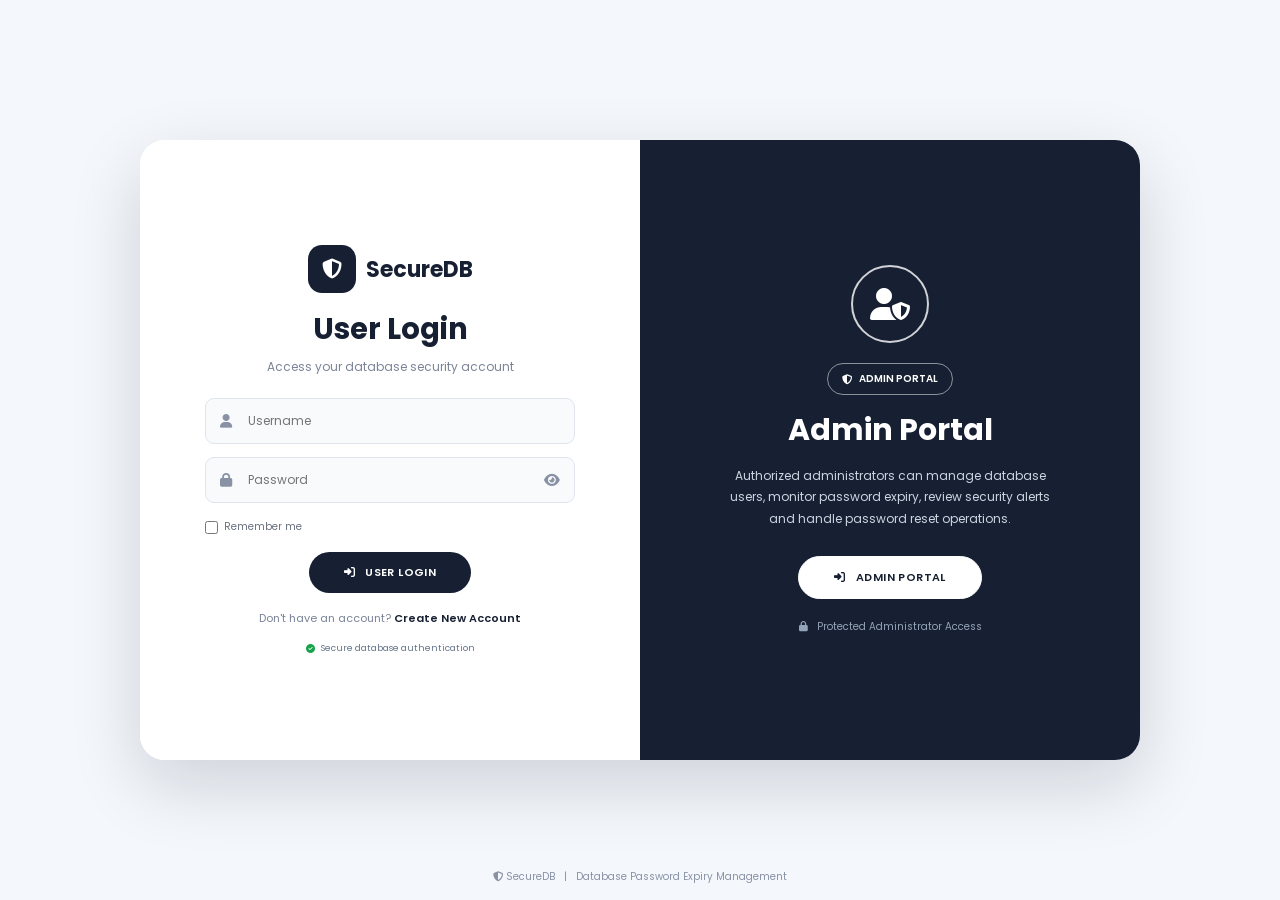
<file: public/login.html>
<!DOCTYPE html>
<html lang="en">

<head>

    <meta charset="UTF-8">
    <meta name="viewport" content="width=device-width, initial-scale=1.0">

    <title>SecureDB | Database Password Management</title>

    <!-- Google Font -->
    <link rel="preconnect" href="https://fonts.googleapis.com">
    <link rel="preconnect" href="https://fonts.gstatic.com" crossorigin>

    <link
        href="https://fonts.googleapis.com/css2?family=Poppins:wght@300;400;500;600;700;800&display=swap"
        rel="stylesheet"
    >

    <!-- Font Awesome -->
    <link
        rel="stylesheet"
        href="https://cdnjs.cloudflare.com/ajax/libs/font-awesome/6.5.2/css/all.min.css"
    >


    <style>

        /* =========================================
           GLOBAL
        ========================================= */

        * {
            margin: 0;
            padding: 0;
            box-sizing: border-box;
        }


        body {

            font-family: "Poppins", sans-serif;

            background: #f4f7fb;

            min-height: 100vh;

            display: flex;

            align-items: center;

            justify-content: center;

            color: #172033;

            padding: 20px;
        }


        /* =========================================
           MAIN CONTAINER
        ========================================= */

        .container {

            position: relative;

            width: 1000px;

            max-width: 100%;

            height: 620px;

            background: white;

            border-radius: 25px;

            overflow: hidden;

            box-shadow:
                0 25px 70px rgba(15, 23, 42, 0.16);
        }


        /* =========================================
           LEFT USER SECTION
        ========================================= */

        .left-section {

            position: absolute;

            left: 0;

            top: 0;

            width: 50%;

            height: 100%;

            overflow: hidden;

            background: white;
        }


        /* =========================================
           RIGHT ADMIN SECTION
        ========================================= */

        .right-section {

            position: absolute;

            right: 0;

            top: 0;

            width: 50%;

            height: 100%;

            overflow: hidden;

            background: #172033;

            color: white;
        }


        /* =========================================
           LEFT FORM
        ========================================= */

        .form-box {

            position: absolute;

            width: 100%;

            height: 100%;

            top: 0;

            left: 0;

            padding: 35px 65px;

            background: white;

            display: flex;

            flex-direction: column;

            justify-content: center;

            align-items: center;

            text-align: center;

            transition:
                transform 0.6s ease,
                opacity 0.6s ease;
        }


        /* =========================================
           LOGIN FORM
        ========================================= */

        .login-form {

            transform: translateX(0);

            opacity: 1;

            z-index: 2;
        }


        /* =========================================
           SIGNUP FORM
        ========================================= */

        .signup-form {

            transform: translateX(100%);

            opacity: 0;

            z-index: 1;
        }


        /* =========================================
           SHOW SIGNUP
        ========================================= */

        .left-section.show-signup
        .login-form {

            transform: translateX(-100%);

            opacity: 0;

            z-index: 1;
        }


        .left-section.show-signup
        .signup-form {

            transform: translateX(0);

            opacity: 1;

            z-index: 2;
        }


        /* =========================================
           LOGO
        ========================================= */

        .logo {

            display: flex;

            align-items: center;

            justify-content: center;

            gap: 10px;

            margin-bottom: 15px;
        }


        .logo-icon {

            width: 48px;

            height: 48px;

            background: #172033;

            color: white;

            border-radius: 14px;

            display: flex;

            align-items: center;

            justify-content: center;

            font-size: 20px;
        }


        .logo-text {

            font-size: 22px;

            font-weight: 700;

            color: #172033;
        }


        /* =========================================
           HEADINGS
        ========================================= */

        h1 {

            font-size: 29px;

            font-weight: 700;

            color: #172033;

            margin-bottom: 7px;
        }


        .subtitle {

            font-size: 12px;

            color: #7b8497;

            margin-bottom: 22px;
        }


        /* =========================================
           INPUT BOX
        ========================================= */

        .input-box {

            position: relative;

            width: 100%;

            margin-bottom: 13px;
        }


        .input-box > i {

            position: absolute;

            left: 15px;

            top: 50%;

            transform: translateY(-50%);

            color: #8992a5;

            font-size: 14px;

            z-index: 2;
        }


        .input-box .eye {

            left: auto;

            right: 15px;

            cursor: pointer;

            z-index: 3;
        }


        .input-box input {

            width: 100%;

            height: 46px;

            border: 1px solid #e0e5ed;

            border-radius: 9px;

            background: #f8fafc;

            padding: 0 42px;

            outline: none;

            font-family: inherit;

            font-size: 12px;

            color: #172033;

            transition: 0.3s;
        }


        .input-box input:focus {

            border-color: #172033;

            background: white;

            box-shadow:
                0 0 0 3px rgba(23, 32, 51, 0.07);
        }


        /* =========================================
           OPTIONS
        ========================================= */

        .options {

            width: 100%;

            display: flex;

            justify-content: space-between;

            align-items: center;

            margin: 3px 0 17px;

            font-size: 10px;
        }


        .remember {

            display: flex;

            align-items: center;

            gap: 6px;

            color: #6b7280;
        }


        .remember input {

            width: 13px;

            height: 13px;

            padding: 0;
        }


        a {

            color: #172033;

            text-decoration: none;

            font-size: 11px;

            font-weight: 500;
        }


        a:hover {

            text-decoration: underline;
        }


        /* =========================================
           BUTTON
        ========================================= */

        button {

            border: none;

            border-radius: 25px;

            background: #172033;

            color: white;

            padding: 12px 35px;

            font-family: inherit;

            font-size: 11px;

            font-weight: 600;

            letter-spacing: 0.4px;

            cursor: pointer;

            transition: 0.3s;
        }


        button:hover {

            transform: translateY(-2px);

            box-shadow:
                0 8px 20px rgba(23, 32, 51, 0.2);
        }


        button:active {

            transform: scale(0.97);
        }


        /* =========================================
           CREATE ACCOUNT LINK
        ========================================= */

        .create-link {

            margin-top: 17px;

            font-size: 11px;

            color: #7b8497;
        }


        .create-link a {

            color: #172033;

            font-weight: 600;

            cursor: pointer;
        }


        /* =========================================
           BACK LOGIN
        ========================================= */

        .back-login {

            margin-top: 13px;

            font-size: 11px;

            color: #7b8497;
        }


        .back-login a {

            color: #172033;

            font-weight: 600;

            cursor: pointer;
        }


        /* =========================================
           PASSWORD STRENGTH
        ========================================= */

        .password-strength {

            width: 100%;

            margin-top: -5px;

            margin-bottom: 10px;

            text-align: left;
        }


        .strength-bar {

            width: 100%;

            height: 4px;

            background: #e5e7eb;

            border-radius: 10px;

            overflow: hidden;
        }


        .strength-progress {

            width: 0%;

            height: 100%;

            background: #22c55e;

            transition: 0.3s;
        }


        .strength-text {

            font-size: 9px;

            color: #7b8497;

            margin-top: 3px;
        }


        /* =========================================
           SECURITY BADGE
        ========================================= */

        .security-badge {

            display: flex;

            align-items: center;

            justify-content: center;

            gap: 6px;

            font-size: 9px;

            color: #64748b;

            margin-top: 15px;
        }


        .security-badge i {

            color: #16a34a;
        }


        /* =========================================
           ADMIN PANELS
        ========================================= */

        .admin-panel {

            position: absolute;

            width: 100%;

            height: 100%;

            top: 0;

            left: 0;

            padding: 40px 55px;

            display: flex;

            align-items: center;

            justify-content: center;

            text-align: center;

            transition:
                transform 0.6s ease,
                opacity 0.6s ease;
        }


        /* =========================================
           ADMIN WELCOME
        ========================================= */

        .admin-welcome {

            transform: translateX(0);

            opacity: 1;

            z-index: 2;
        }


        /* =========================================
           ADMIN LOGIN
        ========================================= */

        .admin-login {

            transform: translateX(100%);

            opacity: 0;

            z-index: 1;
        }


        /* =========================================
           SHOW ADMIN LOGIN
        ========================================= */

        .right-section.show-admin-login
        .admin-welcome {

            transform: translateX(-100%);

            opacity: 0;

            z-index: 1;
        }


        .right-section.show-admin-login
        .admin-login {

            transform: translateX(0);

            opacity: 1;

            z-index: 2;
        }


        /* =========================================
           ADMIN CONTENT
        ========================================= */

        .admin-content {

            width: 100%;

            display: flex;

            flex-direction: column;

            align-items: center;

            justify-content: center;
        }


        /* =========================================
           ADMIN ICON
        ========================================= */

        .admin-icon {

            width: 78px;

            height: 78px;

            border: 2px solid rgba(255,255,255,0.8);

            border-radius: 50%;

            display: flex;

            align-items: center;

            justify-content: center;

            font-size: 32px;

            margin-bottom: 20px;
        }


        /* =========================================
           ADMIN BADGE
        ========================================= */

        .admin-badge {

            display: inline-flex;

            align-items: center;

            justify-content: center;

            gap: 7px;

            border: 1px solid rgba(255,255,255,0.5);

            padding: 7px 14px;

            border-radius: 20px;

            color: white;

            font-size: 10px;

            font-weight: 600;

            margin-bottom: 13px;
        }


        /* =========================================
           ADMIN HEADING
        ========================================= */

        .admin-content h1 {

            color: white;

            font-size: 30px;

            margin-bottom: 12px;
        }


        /* =========================================
           ADMIN DESCRIPTION
        ========================================= */

        .admin-content p {

            color: #cbd5e1;

            font-size: 12px;

            line-height: 1.8;

            max-width: 340px;

            margin-bottom: 22px;
        }


        /* =========================================
           ADMIN INPUT
        ========================================= */

        .admin-input-box {

            position: relative;

            width: 100%;

            max-width: 300px;

            margin-bottom: 13px;
        }


        .admin-input-box > i {

            position: absolute;

            left: 15px;

            top: 50%;

            transform: translateY(-50%);

            color: #94a3b8;

            font-size: 13px;

            z-index: 2;
        }


        .admin-input-box .admin-eye {

            left: auto;

            right: 15px;

            cursor: pointer;

            z-index: 3;
        }


        .admin-input-box input {

            width: 100%;

            height: 47px;

            border: 1px solid rgba(255,255,255,0.25);

            border-radius: 9px;

            background: rgba(255,255,255,0.08);

            color: white;

            padding: 0 42px;

            outline: none;

            font-family: inherit;

            font-size: 12px;

            transition: 0.3s;
        }


        .admin-input-box input::placeholder {

            color: #94a3b8;
        }


        .admin-input-box input:focus {

            border-color: white;

            background: rgba(255,255,255,0.12);
        }


        /* =========================================
           ADMIN LOGIN BUTTON
        ========================================= */

        .admin-login-button {

            background: white;

            color: #172033;

            border: 1px solid white;

            padding: 12px 35px;

            margin-top: 5px;
        }


        .admin-login-button:hover {

            background: transparent;

            color: white;

            box-shadow: none;
        }


        /* =========================================
           ADMIN BACK BUTTON
        ========================================= */

        .admin-back {

            margin-top: 18px;

            font-size: 11px;

            color: #94a3b8;
        }


        .admin-back a {

            color: white;

            cursor: pointer;

            font-size: 11px;
        }


        .admin-back a:hover {

            text-decoration: underline;
        }


        /* =========================================
           FOOTER
        ========================================= */

        footer {

            position: fixed;

            bottom: 15px;

            font-size: 10px;

            color: #8992a5;
        }


        /* =========================================
           RESPONSIVE
        ========================================= */

        @media screen and (max-width: 800px) {

            body {

                padding: 20px;

            }


            .container {

                height: 650px;

            }


            .left-section {

                width: 100%;

            }


            .right-section {

                display: none;

            }


            .form-box {

                padding: 30px;

            }


            footer {

                display: none;

            }

        }

    </style>

</head>


<body>


    <!-- =========================================
         MAIN CONTAINER
    ========================================= -->

    <div class="container">


        <!-- =========================================
             LEFT USER SECTION
        ========================================= -->

        <div
            class="left-section"
            id="leftSection"
        >


            <!-- =====================================
                 USER LOGIN
            ====================================== -->

            <div class="form-box login-form">


                <!-- LOGO -->

                <div class="logo">

                    <div class="logo-icon">

                        <i class="fa-solid fa-shield-halved"></i>

                    </div>

                    <div class="logo-text">
                        SecureDB
                    </div>

                </div>


                <h1>
                    User Login
                </h1>


                <p class="subtitle">
                    Access your database security account
                </p>


                <!-- USERNAME -->

                <div class="input-box">

                    <i class="fa-solid fa-user"></i>

                    <input
                        type="text"
                        id="username"
                        placeholder="Username"
                    >

                </div>


                <!-- PASSWORD -->

                <div class="input-box">

                    <i class="fa-solid fa-lock"></i>

                    <input
                        type="password"
                        id="userPassword"
                        placeholder="Password"
                    >

                    <i
                        class="fa-solid fa-eye eye"
                        onclick="togglePassword(
                            'userPassword',
                            this
                        )"
                    ></i>

                </div>


                <!-- OPTIONS -->

                <div class="options">

                    <label class="remember">

                        <input
                            type="checkbox"
                        >

                        Remember me

                    </label>




                </div>


                <!-- LOGIN BUTTON -->

                <button
                    type="button"
                    id="userLoginBtn"
                    onclick="userLogin()"
                >

                    <i class="fa-solid fa-right-to-bracket"></i>

                    &nbsp;

                    USER LOGIN

                </button>


                <!-- CREATE ACCOUNT -->

                <div class="create-link">

                    Don't have an account?

                    <a onclick="showCreateAccount()">
                        Create New Account
                    </a>

                </div>


                <div class="security-badge">

                    <i class="fa-solid fa-circle-check"></i>

                    Secure database authentication

                </div>

            </div>



            <!-- =====================================
                 CREATE ACCOUNT
            ====================================== -->

            <div class="form-box signup-form">


                <!-- LOGO -->

                <div class="logo">

                    <div class="logo-icon">

                        <i class="fa-solid fa-user-plus"></i>

                    </div>

                    <div class="logo-text">
                        SecureDB
                    </div>

                </div>


                <h1>
                    Create Account
                </h1>


                <p class="subtitle">
                    Create your secure database account
                </p>


                <!-- FULL NAME -->

                <div class="input-box">

                    <i class="fa-solid fa-user"></i>

                    <input
                        type="text"
                        id="fullName"
                        placeholder="Full Name"
                    >

                </div>


                <!-- EMAIL -->

                <div class="input-box">

                    <i class="fa-solid fa-envelope"></i>

                    <input
                        type="email"
                        id="email"
                        placeholder="Email Address"
                    >

                </div>


                <!-- USERNAME -->

                <div class="input-box">

                    <i class="fa-solid fa-user-tag"></i>

                    <input
                        type="text"
                        id="newUsername"
                        placeholder="Create Username"
                    >

                </div>


                <!-- PASSWORD -->

                <div class="input-box">

                    <i class="fa-solid fa-lock"></i>

                    <input
                        type="password"
                        id="newPassword"
                        placeholder="Create Password"
                    >

                    <i
                        class="fa-solid fa-eye eye"
                        onclick="togglePassword(
                            'newPassword',
                            this
                        )"
                    ></i>

                </div>


                <!-- PASSWORD STRENGTH -->

                <div class="password-strength">

                    <div class="strength-bar">

                        <div
                            class="strength-progress"
                            id="strengthProgress"
                        ></div>

                    </div>


                    <div
                        class="strength-text"
                        id="strengthText"
                    >
                        Password strength
                    </div>

                </div>


                <!-- CONFIRM PASSWORD -->

                <div class="input-box">

                    <i class="fa-solid fa-key"></i>

                    <input
                        type="password"
                        id="confirmPassword"
                        placeholder="Confirm Password"
                    >

                    <i
                        class="fa-solid fa-eye eye"
                        onclick="togglePassword(
                            'confirmPassword',
                            this
                        )"
                    ></i>

                </div>


                <!-- CREATE ACCOUNT BUTTON -->

                <button
                    type="button"
                    id="createAccountBtn"
                    onclick="createAccount()"
                >

                    <i class="fa-solid fa-user-plus"></i>

                    &nbsp;

                    CREATE ACCOUNT

                </button>


                <!-- BACK TO LOGIN -->

                <div class="back-login">

                    Already have an account?

                    <a onclick="showLogin()">
                        Login Here
                    </a>

                </div>


                <div class="security-badge">

                    <i class="fa-solid fa-lock"></i>

                    Your account is securely protected

                </div>

            </div>

        </div>



        <!-- =========================================
             RIGHT ADMIN SECTION
        ========================================= -->

        <div
            class="right-section"
            id="rightSection"
        >


            <!-- =====================================
                 ADMIN PORTAL
            ====================================== -->

            <div
                class="admin-panel admin-welcome"
            >

                <div class="admin-content">


                    <!-- ICON -->

                    <div class="admin-icon">

                        <i class="fa-solid fa-user-shield"></i>

                    </div>


                    <!-- BADGE -->

                    <div class="admin-badge">

                        <i class="fa-solid fa-shield-halved"></i>

                        ADMIN PORTAL

                    </div>


                    <h1>
                        Admin Portal
                    </h1>


                    <p>

                        Authorized administrators can manage
                        database users, monitor password expiry,
                        review security alerts and handle
                        password reset operations.

                    </p>


                    <!-- ADMIN PORTAL BUTTON -->

                    <button
                        class="admin-login-button"
                        onclick="showAdminLogin()"
                    >

                        <i class="fa-solid fa-right-to-bracket"></i>

                        &nbsp;

                        ADMIN PORTAL

                    </button>


                    <div
                        style="
                            margin-top:20px;
                            font-size:10px;
                            color:#94a3b8;
                        "
                    >

                        <i class="fa-solid fa-lock"></i>

                        &nbsp;

                        Protected Administrator Access

                    </div>

                </div>

            </div>



            <!-- =====================================
                 ADMIN LOGIN
            ====================================== -->

            <div
                class="admin-panel admin-login"
            >

                <div class="admin-content">


                    <!-- ICON -->

                    <div class="admin-icon">

                        <i class="fa-solid fa-shield-halved"></i>

                    </div>


                    <!-- BADGE -->

                    <div class="admin-badge">

                        <i class="fa-solid fa-lock"></i>

                        SECURE ADMIN LOGIN

                    </div>


                    <h1>
                        Admin Login
                    </h1>


                    <p>

                        Enter your administrator credentials
                        to access the SecureDB management dashboard.

                    </p>


                    <!-- ADMIN USERNAME -->

                    <div class="admin-input-box">

                        <i class="fa-solid fa-user-shield"></i>

                        <input
                            type="text"
                            id="adminUsername"
                            placeholder="Admin Username"
                        >

                    </div>


                    <!-- ADMIN PASSWORD -->

                    <div class="admin-input-box">

                        <i class="fa-solid fa-key"></i>

                        <input
                            type="password"
                            id="adminPassword"
                            placeholder="Admin Password"
                        >

                        <i
                            class="fa-solid fa-eye admin-eye"
                            onclick="togglePassword(
                                'adminPassword',
                                this
                            )"
                        ></i>

                    </div>


                    <!-- ADMIN LOGIN -->

                    <button
                        class="admin-login-button"
                        id="adminLoginBtn"
                        onclick="adminLogin()"
                    >

                        <i class="fa-solid fa-right-to-bracket"></i>

                        &nbsp;

                        ADMIN LOGIN

                    </button>


                    <!-- BACK -->

                    <div class="admin-back">

                        <i class="fa-solid fa-arrow-left"></i>

                        &nbsp;

                        <a
                            onclick="showAdminPortal()"
                        >
                            Back to Admin Portal
                        </a>

                    </div>


                    <div
                        style="
                            margin-top:15px;
                            font-size:9px;
                            color:#94a3b8;
                        "
                    >

                        <i class="fa-solid fa-shield-halved"></i>

                        &nbsp;

                        Secure Administrator Authentication

                    </div>

                </div>

            </div>

        </div>

    </div>



    <!-- =========================================
         FOOTER
    ========================================= -->

    <footer>

        <i class="fa-solid fa-shield-halved"></i>

        SecureDB

        &nbsp; | &nbsp;

        Database Password Expiry Management

    </footer>



    <!-- =========================================
         JAVASCRIPT
    ========================================= -->

    <script>


        /* =========================================
           ELEMENTS
        ========================================= */

        const leftSection =
            document.getElementById(
                "leftSection"
            );


        const rightSection =
            document.getElementById(
                "rightSection"
            );


        const newPassword =
            document.getElementById(
                "newPassword"
            );


        const strengthProgress =
            document.getElementById(
                "strengthProgress"
            );


        const strengthText =
            document.getElementById(
                "strengthText"
            );



        /* =========================================
           LEFT SLIDER
           USER LOGIN → CREATE ACCOUNT
        ========================================= */

        function showCreateAccount() {

            leftSection.classList.add(
                "show-signup"
            );

        }



        /* =========================================
           CREATE ACCOUNT → USER LOGIN
        ========================================= */

        function showLogin() {

            leftSection.classList.remove(
                "show-signup"
            );

        }



        /* =========================================
           RIGHT SLIDER
           ADMIN PORTAL → ADMIN LOGIN
        ========================================= */

        function showAdminLogin() {

            rightSection.classList.add(
                "show-admin-login"
            );

        }



        /* =========================================
           ADMIN LOGIN → ADMIN PORTAL
        ========================================= */

        function showAdminPortal() {

            rightSection.classList.remove(
                "show-admin-login"
            );

        }



        /* =========================================
           PASSWORD SHOW / HIDE
        ========================================= */

        function togglePassword(
            inputId,
            icon
        ) {

            const input =
                document.getElementById(
                    inputId
                );


            if (
                input.type === "password"
            ) {

                input.type = "text";


                icon.classList.remove(
                    "fa-eye"
                );


                icon.classList.add(
                    "fa-eye-slash"
                );

            }

            else {

                input.type = "password";


                icon.classList.remove(
                    "fa-eye-slash"
                );


                icon.classList.add(
                    "fa-eye"
                );

            }

        }



        /* =========================================
           PASSWORD STRENGTH
        ========================================= */

        if (newPassword) {
            newPassword.addEventListener(
                "input",
                function () {

                    const password =
                        this.value;


                    let strength = 0;


                    /* LENGTH */

                    if (
                        password.length >= 8
                    ) {

                        strength++;

                    }


                    /* UPPERCASE */

                    if (
                        /[A-Z]/.test(password)
                    ) {

                        strength++;

                    }


                    /* LOWERCASE */

                    if (
                        /[a-z]/.test(password)
                    ) {

                        strength++;

                    }


                    /* NUMBER */

                    if (
                        /[0-9]/.test(password)
                    ) {

                        strength++;

                    }


                    /* SPECIAL CHARACTER */

                    if (
                        /[^A-Za-z0-9]/.test(password)
                    ) {

                        strength++;

                    }


                    /* WIDTH */

                    const percentage =
                        strength * 20;


                    strengthProgress.style.width =
                        percentage + "%";


                    /* TEXT */

                    if (strength === 0) {

                        strengthText.innerText =
                            "Password strength";

                        strengthProgress.style.background =
                            "#e5e7eb";

                    }

                    else if (strength <= 2) {

                        strengthText.innerText =
                            "Weak password";

                        strengthProgress.style.background =
                            "#ef4444";

                    }

                    else if (strength === 3) {

                        strengthText.innerText =
                            "Medium password";

                        strengthProgress.style.background =
                            "#f59e0b";

                    }

                    else {

                        strengthText.innerText =
                            "Strong password";

                        strengthProgress.style.background =
                            "#22c55e";

                    }

                }
            );
        }



        /* =========================================
           USER LOGIN (REDIRECTS TO USER DASHBOARD)
        ========================================= */

        async function userLogin() {

            const username =
                document.getElementById(
                    "username"
                ).value.trim();


            const password =
                document.getElementById(
                    "userPassword"
                ).value;


            if (
                username === "" ||
                password === ""
            ) {

                alert(
                    "Please enter username and password."
                );

                return;

            }

            const btn = document.getElementById("userLoginBtn");
            const originalHtml = btn ? btn.innerHTML : "";
            if (btn) {
                btn.innerHTML = '<i class="fa-solid fa-spinner fa-spin"></i> &nbsp; LOGGING IN...';
                btn.disabled = true;
            }

            try {
                const response = await fetch('/api/login', {
                    method: 'POST',
                    headers: { 'Content-Type': 'application/json' },
                    body: JSON.stringify({ username: username, email: username, password: password })
                });

                const data = await response.json();

                if (response.ok) {
                    // Save user session
                    localStorage.setItem('securedb_user', JSON.stringify({
                        username: data.username || username,
                        owner: data.owner || username,
                        email: data.email || (username.includes("@") ? username : ""),
                        role: data.role || 'user'
                    }));

                    // If admin credentials used, redirect to admin, otherwise user dashboard
                    if (data.role === 'admin') {
                        window.location.href = '/admin';
                    } else {
                        window.location.href = '/user';
                    }
                } else {
                    alert(data.error || "Login failed. Please check your credentials.");
                }
            } catch (err) {
                // Fallback for offline demo
                localStorage.setItem('securedb_user', JSON.stringify({
                    username: username,
                    owner: username,
                    email: username.includes("@") ? username : "",
                    role: 'user'
                }));
                window.location.href = '/user';
            } finally {
                if (btn) {
                    btn.innerHTML = originalHtml;
                    btn.disabled = false;
                }
            }

        }



        /* =========================================
           CREATE ACCOUNT
        ========================================= */

        async function createAccount() {

            const name =
                document.getElementById(
                    "fullName"
                ).value.trim();


            const email =
                document.getElementById(
                    "email"
                ).value.trim();


            const username =
                document.getElementById(
                    "newUsername"
                ).value.trim();


            const password =
                document.getElementById(
                    "newPassword"
                ).value;


            const confirmPassword =
                document.getElementById(
                    "confirmPassword"
                ).value;


            /* EMPTY CHECK */

            if (
                name === "" ||
                email === "" ||
                username === "" ||
                password === "" ||
                confirmPassword === ""
            ) {

                alert(
                    "Please fill all the fields."
                );

                return;

            }


            /* PASSWORD LENGTH */

            if (
                password.length < 8
            ) {

                alert(
                    "Password must contain at least 8 characters."
                );

                return;

            }


            /* PASSWORD MATCH */

            if (
                password !== confirmPassword
            ) {

                alert(
                    "Passwords do not match."
                );

                return;

            }

            const btn = document.getElementById("createAccountBtn");
            const originalHtml = btn ? btn.innerHTML : "";
            if (btn) {
                btn.innerHTML = '<i class="fa-solid fa-spinner fa-spin"></i> &nbsp; CREATING...';
                btn.disabled = true;
            }

            const expiryDate = new Date();
            expiryDate.setDate(expiryDate.getDate() + 90);
            const expiryString = expiryDate.toISOString().split('T')[0];

            const payload = {
                database_name: "PostgreSQL Production",
                username: username || email,
                email: email,
                password: password,
                owner: name,
                expiry_date: expiryString
            };

            try {
                const response = await fetch('/api/credentials', {
                    method: 'POST',
                    headers: { 'Content-Type': 'application/json' },
                    body: JSON.stringify(payload)
                });

                const data = await response.json();

                if (response.ok) {
                    // Save user session
                    localStorage.setItem('securedb_user', JSON.stringify({
                        username: username || email,
                        owner: name,
                        email: email,
                        role: 'user'
                    }));

                    alert(
                        "Account created successfully!\n\n" +
                        "Welcome " +
                        name +
                        "! Your database credentials are now registered in SecureDB."
                    );

                    // Pre-fill username for quick login or switch
                    document.getElementById("username").value = username || email;
                    document.getElementById("userPassword").value = password;
                    showLogin();
                } else {
                    alert("Account registration notice: " + (data.error || "Please try again."));
                    showLogin();
                }
            } catch (err) {
                localStorage.setItem('securedb_user', JSON.stringify({
                    username: username || email,
                    owner: name,
                    email: email,
                    role: 'user'
                }));
                alert(
                    "Account registered!\n\nWelcome " + name + "!"
                );
                showLogin();
            } finally {
                if (btn) {
                    btn.innerHTML = originalHtml;
                    btn.disabled = false;
                }
            }

        }



        /* =========================================
           ADMIN LOGIN (REDIRECTS TO ADMIN DASHBOARD)
        ========================================= */

        async function adminLogin() {

            const username =
                document.getElementById(
                    "adminUsername"
                ).value.trim();


            const password =
                document.getElementById(
                    "adminPassword"
                ).value;


            if (
                username === "" ||
                password === ""
            ) {

                alert(
                    "Please enter Admin Username and Password."
                );

                return;

            }

            const btn = document.getElementById("adminLoginBtn");
            const originalHtml = btn ? btn.innerHTML : "";
            if (btn) {
                btn.innerHTML = '<i class="fa-solid fa-spinner fa-spin"></i> &nbsp; AUTHENTICATING...';
                btn.disabled = true;
            }

            try {
                const response = await fetch('/api/login', {
                    method: 'POST',
                    headers: { 'Content-Type': 'application/json' },
                    body: JSON.stringify({
                        username: username,
                        email: username,
                        password: password
                    })
                });

                const data = await response.json();

                if (response.ok) {
                    window.location.href = data.redirect || '/admin';
                } else {
                    alert(data.error || "Admin authentication failed. Please check your credentials.");
                }
            } catch (err) {
                window.location.href = '/admin';
            } finally {
                if (btn) {
                    btn.innerHTML = originalHtml;
                    btn.disabled = false;
                }
            }

        }

        // Enter key support for login forms
        document.getElementById("userPassword")?.addEventListener("keydown", function(e) {
            if (e.key === "Enter") userLogin();
        });
        document.getElementById("adminPassword")?.addEventListener("keydown", function(e) {
            if (e.key === "Enter") adminLogin();
        });

    </script>

</body>

</html>
</file>
